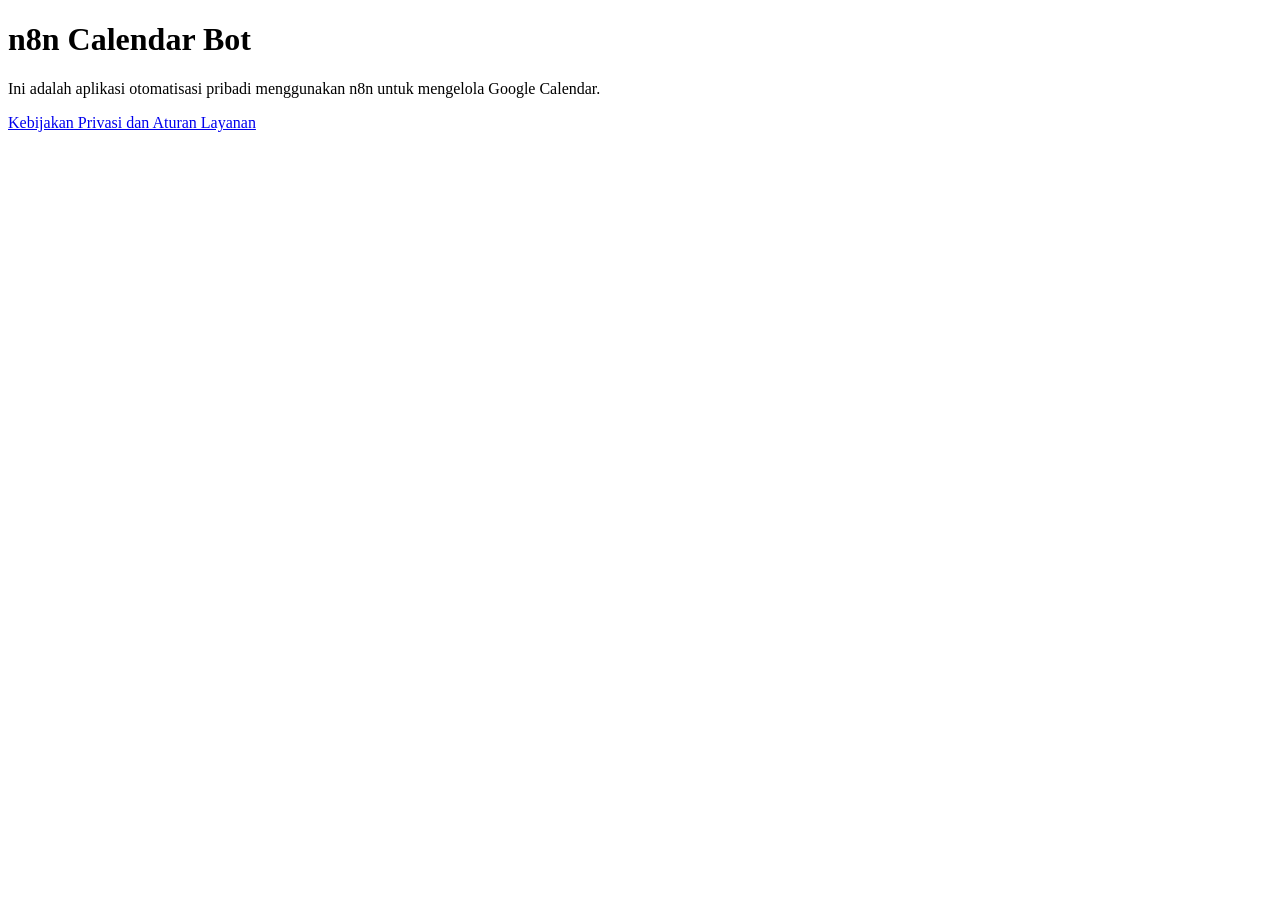
<file: Index.html>
<!DOCTYPE html>
<html>
<head>
  <title>n8n Calendar Bot</title>
</head>
<body>
  <h1>n8n Calendar Bot</h1>
  <p>Ini adalah aplikasi otomatisasi pribadi menggunakan n8n untuk mengelola Google Calendar.</p>
  <a href="https://ae-junior.github.io/n8n-calendar-bot.html">Kebijakan Privasi dan Aturan Layanan</a>
</body>
</html>
</file>
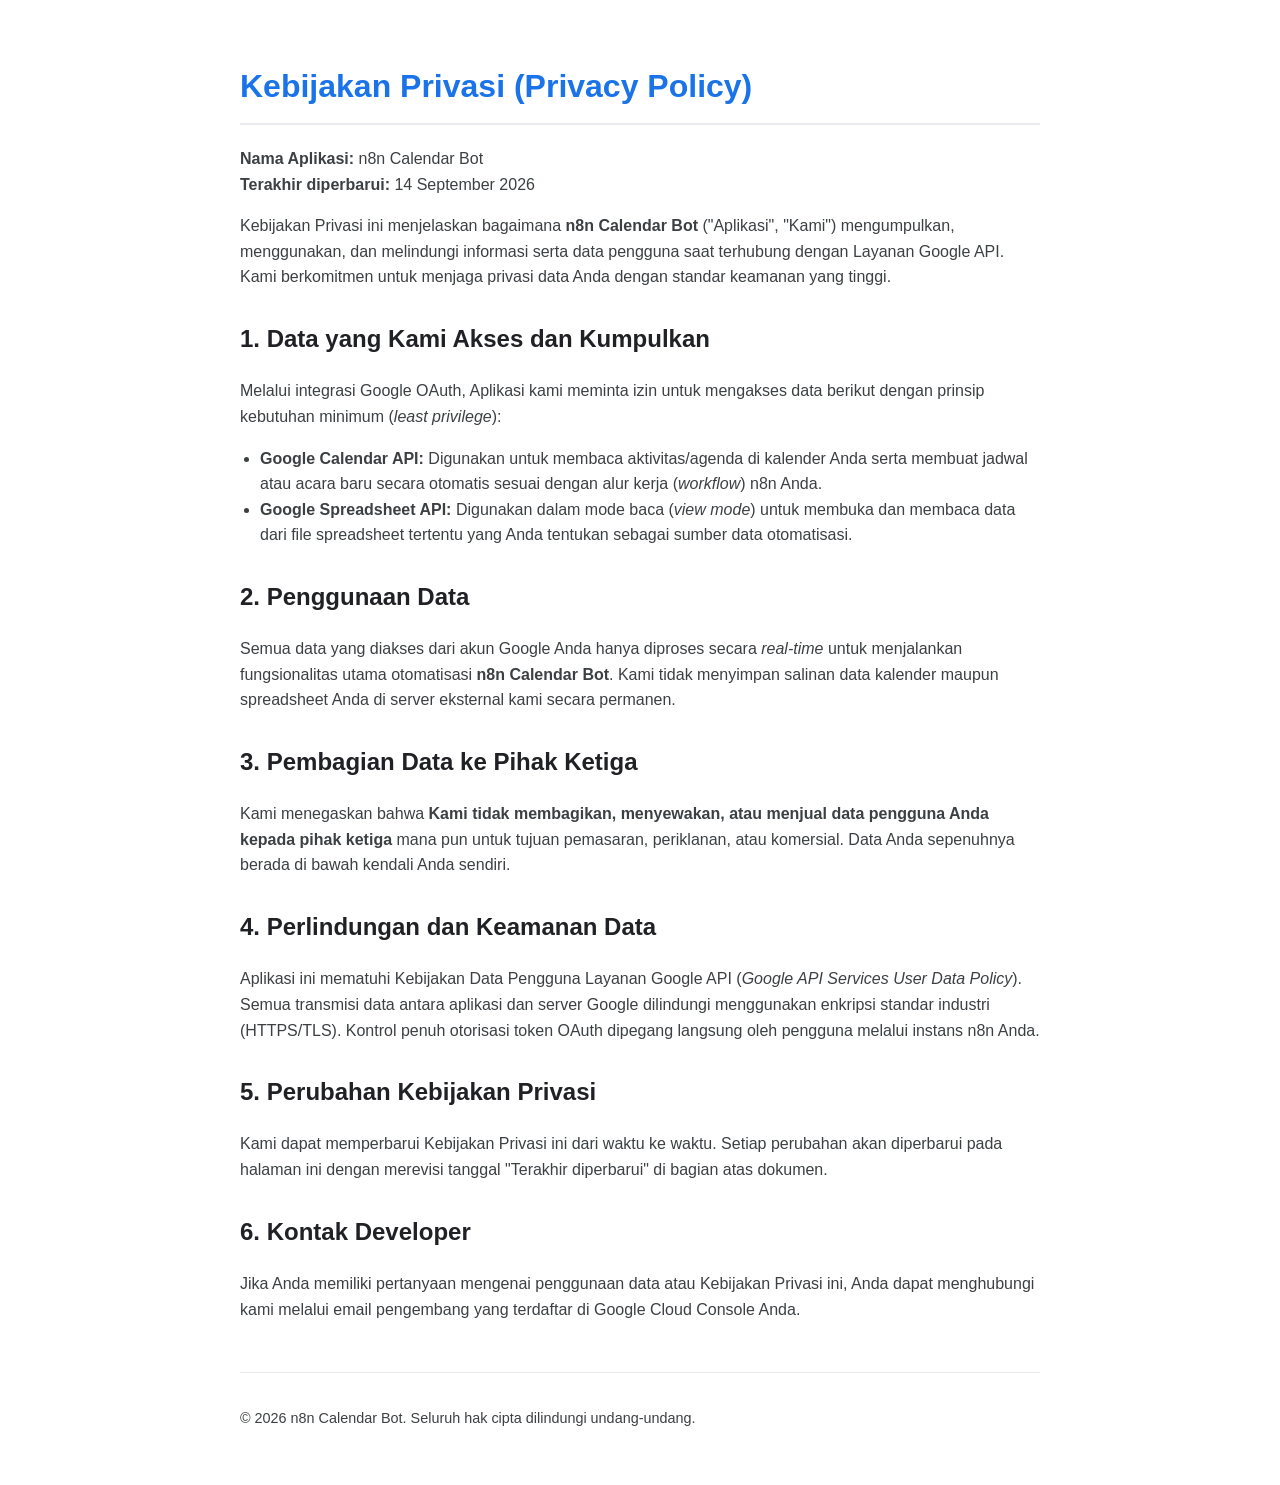
<file: privacy-policy.html>
<!DOCTYPE html>
<html lang="id">
<head>
    <meta charset="UTF-8">
    <meta name="viewport" content="width=device-width, initial-scale=1.0">
    <title>Kebijakan Privasi - n8n Calendar Bot</title>
    <style>
        body {
            font-family: -apple-system, BlinkMacSystemFont, "Segoe UI", Roboto, Helvetica, Arial, sans-serif;
            line-height: 1.6;
            color: #333;
            max-width: 800px;
            margin: 0 auto;
            padding: 40px 20px;
        }
        h1 {
            color: #1a73e8;
            border-bottom: 2px solid #e8eaed;
            padding-bottom: 10px;
        }
        h2 {
            color: #202124;
            margin-top: 30px;
        }
        p, li {
            color: #3c4043;
        }
        ul {
            padding-left: 20px;
        }
        .footer {
            margin-top: 50px;
            font-size: 0.9em;
            color: #70757a;
            border-top: 1px solid #e8eaed;
            padding-top: 20px;
        }
    </style>
</head>
<body>

    <h1>Kebijakan Privasi (Privacy Policy)</h1>
    <p><strong>Nama Aplikasi:</strong> n8n Calendar Bot<br>
    <strong>Terakhir diperbarui:</strong> 14 September 2026</p>

    <p>Kebijakan Privasi ini menjelaskan bagaimana <strong>n8n Calendar Bot</strong> ("Aplikasi", "Kami") mengumpulkan, menggunakan, dan melindungi informasi serta data pengguna saat terhubung dengan Layanan Google API. Kami berkomitmen untuk menjaga privasi data Anda dengan standar keamanan yang tinggi.</p>

    <h2>1. Data yang Kami Akses dan Kumpulkan</h2>
    <p>Melalui integrasi Google OAuth, Aplikasi kami meminta izin untuk mengakses data berikut dengan prinsip kebutuhan minimum (<em>least privilege</em>):</p>
    <ul>
        <li><strong>Google Calendar API:</strong> Digunakan untuk membaca aktivitas/agenda di kalender Anda serta membuat jadwal atau acara baru secara otomatis sesuai dengan alur kerja (<em>workflow</em>) n8n Anda.</li>
        <li><strong>Google Spreadsheet API:</strong> Digunakan dalam mode baca (<em>view mode</em>) untuk membuka dan membaca data dari file spreadsheet tertentu yang Anda tentukan sebagai sumber data otomatisasi.</li>
    </ul>

    <h2>2. Penggunaan Data</h2>
    <p>Semua data yang diakses dari akun Google Anda hanya diproses secara <em>real-time</em> untuk menjalankan fungsionalitas utama otomatisasi <strong>n8n Calendar Bot</strong>. Kami tidak menyimpan salinan data kalender maupun spreadsheet Anda di server eksternal kami secara permanen.</p>

    <h2>3. Pembagian Data ke Pihak Ketiga</h2>
    <p>Kami menegaskan bahwa <strong>Kami tidak membagikan, menyewakan, atau menjual data pengguna Anda kepada pihak ketiga</strong> mana pun untuk tujuan pemasaran, periklanan, atau komersial. Data Anda sepenuhnya berada di bawah kendali Anda sendiri.</p>

    <h2>4. Perlindungan dan Keamanan Data</h2>
    <p>Aplikasi ini mematuhi Kebijakan Data Pengguna Layanan Google API (<em>Google API Services User Data Policy</em>). Semua transmisi data antara aplikasi dan server Google dilindungi menggunakan enkripsi standar industri (HTTPS/TLS). Kontrol penuh otorisasi token OAuth dipegang langsung oleh pengguna melalui instans n8n Anda.</p>

    <h2>5. Perubahan Kebijakan Privasi</h2>
    <p>Kami dapat memperbarui Kebijakan Privasi ini dari waktu ke waktu. Setiap perubahan akan diperbarui pada halaman ini dengan merevisi tanggal "Terakhir diperbarui" di bagian atas dokumen.</p>

    <h2>6. Kontak Developer</h2>
    <p>Jika Anda memiliki pertanyaan mengenai penggunaan data atau Kebijakan Privasi ini, Anda dapat menghubungi kami melalui email pengembang yang terdaftar di Google Cloud Console Anda.</p>

    <div class="footer">
        <p>&copy; 2026 n8n Calendar Bot. Seluruh hak cipta dilindungi undang-undang.</p>
    </div>

</body>
</html>
</file>
